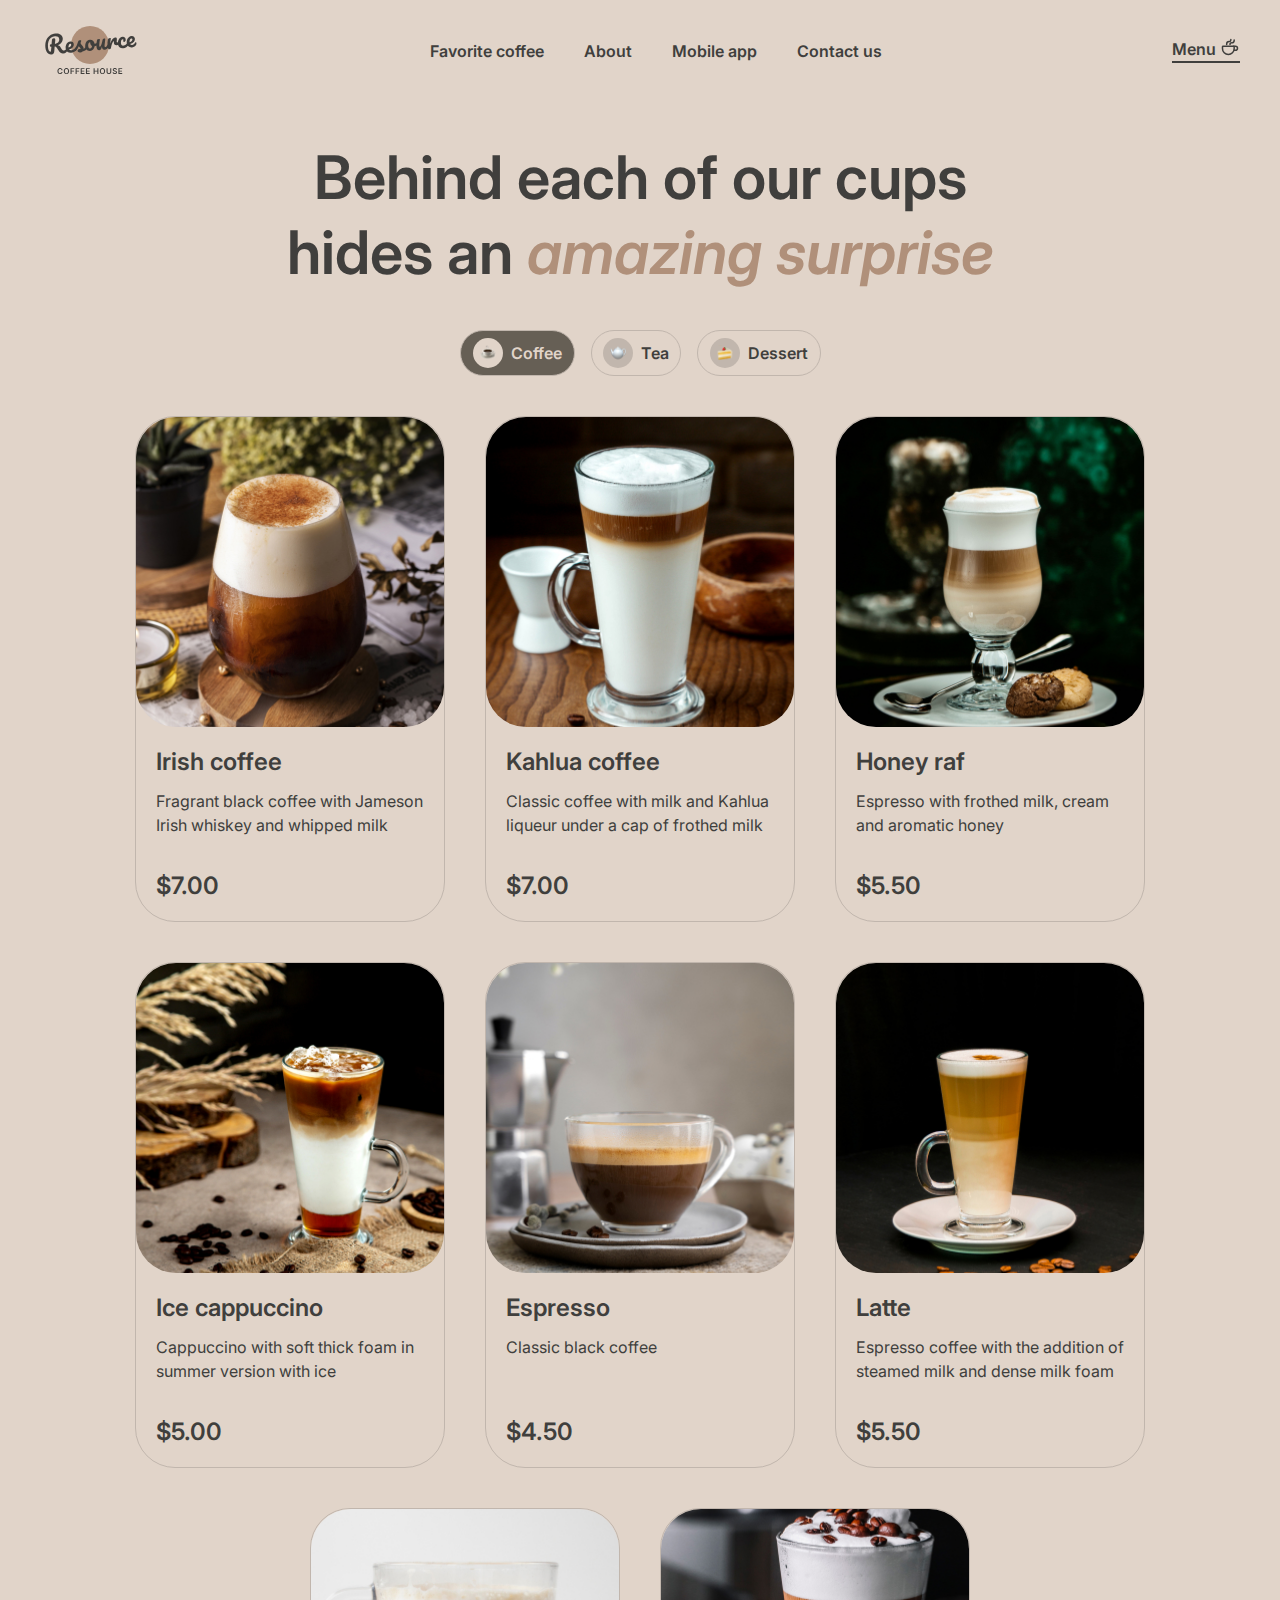
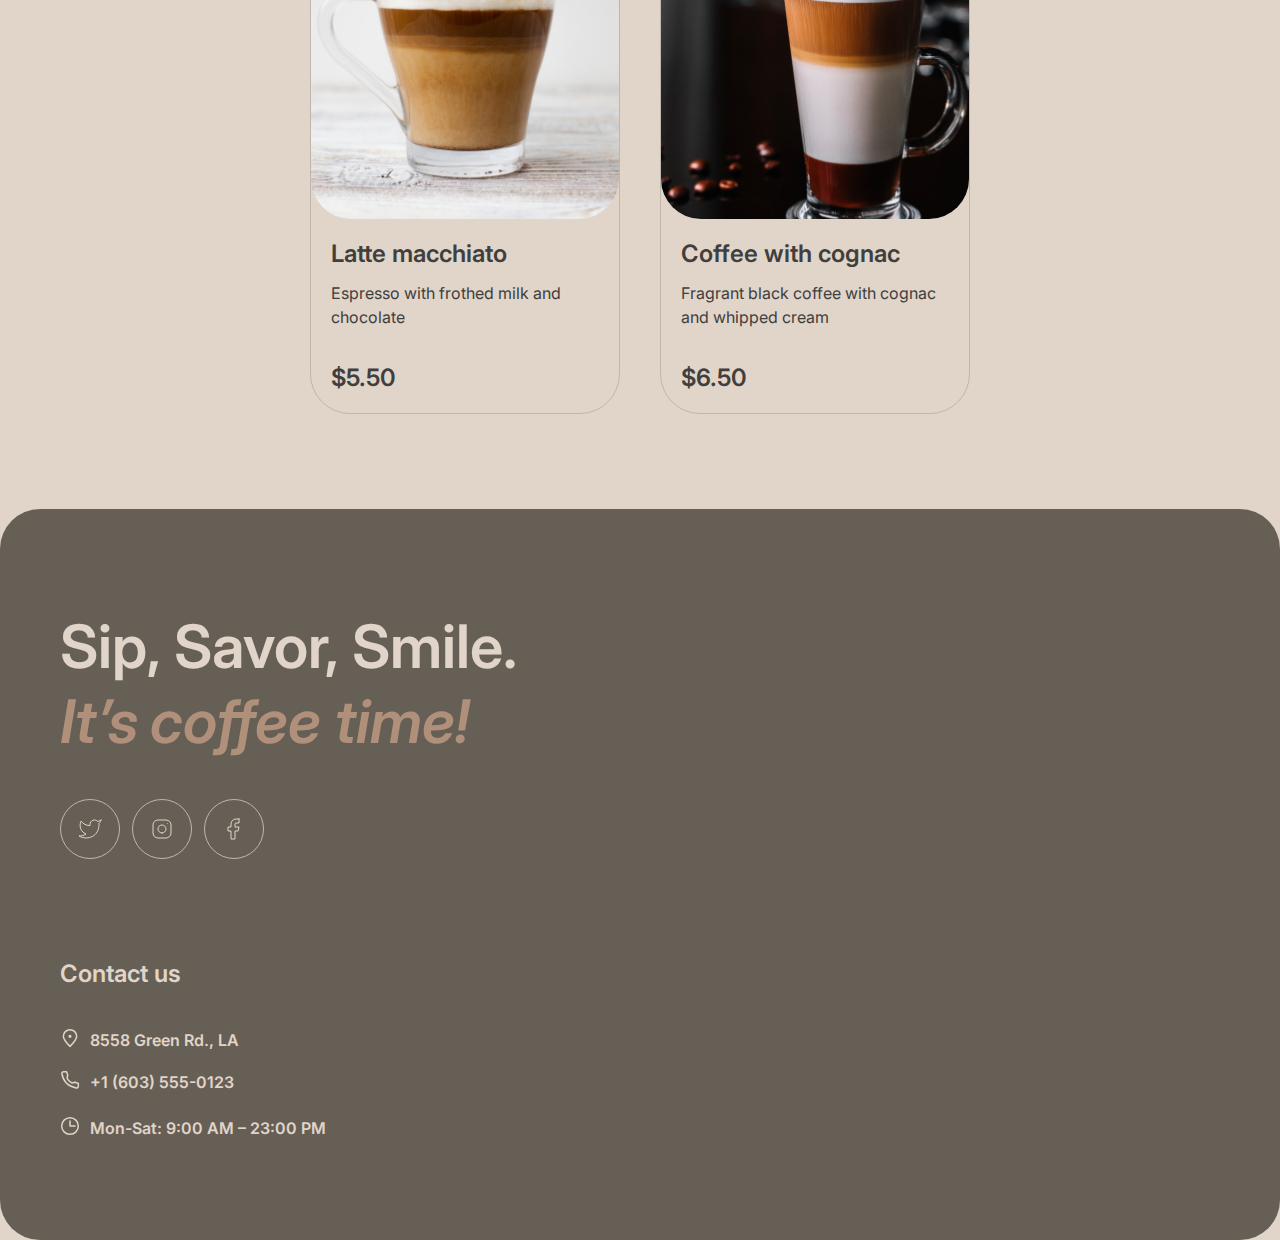
<file: pages/menu/index.html>
<!DOCTYPE html>
<html lang="en">
<head>
  <meta charset="UTF-8">
  <meta name="viewport" content="width=device-width, initial-scale=1.0">
  <link rel="stylesheet" href="../menu/style.css">
  <link rel="preconnect" href="https://fonts.googleapis.com">
<link rel="preconnect" href="https://fonts.gstatic.com" crossorigin>
<link href="https://fonts.googleapis.com/css2?family=Inter:wght@400;600;700&display=swap" rel="stylesheet">
  <link rel="icon" href="../../assets/favicon.ico">
  <title>Coffe House</title>
</head>
<body class="body">
  <div class="wrapper">
    <div class="container">
      <header class="header">
        <div class="header__logo">
          <a class="header__logo__link" href="../main/index.html"><img src="../../assets/icons/logo.svg" alt="logo"></a>
        </div>
        <nav class="header__nav">
          <ul class="header__items">
            <li class="header__item">
              <a class="header__link" href="../main/index.html#favourites">Favorite coffee</a>
            </li>
            <li class="header__item">
              <a class="header__link" href="../main/index.html#about">About</a>
            </li>
            <li class="header__item">
              <a class="header__link" href="../main/index.html#app">Mobile app</a>
            </li>
            <li class="header__item">
              <a class="header__link" href="#footer">Contact us</a>
            </li>
          </ul>
        </nav>
        <div class="header__menu">
          <div class="header__menu__block">
            <p class="header__menu__link" >Menu <img class="header__menu__icon" src="../../assets/icons/coffee-cup.svg" alt="menu icon"></p>
          </div>
        </div>
        <div class="header__burger">
          <div class="burger__item">
            <span class="burder__strip-1"></span>
            <span class="burder__strip-2"></span>
          </div>
        </div>
        <nav class="header__burger__menu">
          <ul class="header__menu__list">
            <li class="header__menu__item">
              <a class="header__menu__link-burg" href="../main/index.html#favourites">Favorite coffee</a>
            </li>
            <li class="header__menu__item">
              <a class="header__menu__link-burg" href="../main/index.html#about">About</a>
            </li>
            <li class="header__menu__item">
              <a class="header__menu__link-burg" href="../main/index.html#app">Mobile app</a>
            </li>
            <li class="header__menu__item">
              <a class="header__menu__link-burg" href="#footer">Contact us</a>
            </li>
            <li class="header__menu__item">
              <p class="header__menu__link-burg" >Menu <img class="header__menu__icon header__menu__icon-burger" src="../../assets/icons/coffee-cup.svg" alt="menu icon"></p>
            </li>
          </ul>
        </nav>
        </div>
      </header>
      <main class="main">
      <section class="menu">
        <h1 class="menu__title">Behind each of our cups hides an <span class="menu__title__span">amazing surprise</span></h1>
        <ul class="yammie__buttons">
          <li class="yammie__btn yammie__btn-1 active"><div class="yammie__background__icon active"><img class="yammie__img" src="../../assets/icons/coffe.svg" alt="img"></div>Coffee</li>
          <li class="yammie__btn yammie__btn-2"><div class="yammie__background__icon"><img class="yammie__img" src="../../assets/icons/teapot.svg" alt="img"></div>Tea</li>
          <li class="yammie__btn yammie__btn-3"><div class="yammie__background__icon"><img class="yammie__img" src="../../assets/icons/dessert.svg" alt="img"></div>Dessert</li>
        </ul>
        <div class="menu__items">
          <div class="menu__item menu__item-1">
            <div class="menu__img__block"><img class="menu__img" src="../../assets/images/coffee-1.jpg" alt="drink"></div>
            <p class="menu__item__title">Irish coffee</p>
            <p class="menu__item__text">Fragrant black coffee with Jameson Irish whiskey and whipped milk</p>
            <p class="menu__item__price">$7.00</p>
          </div>
          <div class="menu__item menu__item-2">
            <div class="menu__img__block"><img class="menu__img" src="../../assets/images/coffee-2.jpg" alt="drink"></div>
            <p class="menu__item__title">Kahlua coffee</p>
            <p class="menu__item__text">Classic coffee with milk and Kahlua liqueur under a cap of frothed milk</p>
            <p class="menu__item__price">$7.00</p>
          </div>
          <div class="menu__item menu__item-3">
            <div class="menu__img__block"><img class="menu__img" src="../../assets/images/coffee-3.jpg" alt="drink"></div>
            <p class="menu__item__title">Honey raf</p>
            <p class="menu__item__text">Espresso with frothed milk, cream and aromatic honey</p>
            <p class="menu__item__price">$5.50</p>
          </div>
          <div class="menu__item menu__item-4">
            <div class="menu__img__block"><img class="menu__img" src="../../assets/images/coffee-4.jpg" alt="drink"></div>
            <p class="menu__item__title">Ice cappuccino</p>
            <p class="menu__item__text">Cappuccino with soft thick foam in summer version with ice</p>
            <p class="menu__item__price">$5.00</p>
          </div>
          <div class="menu__item menu__item-5">
            <div class="menu__img__block"><img class="menu__img" src="../../assets/images/coffee-5.jpg" alt="drink"></div>
            <p class="menu__item__title">Espresso</p>
            <p class="menu__item__text">Classic black coffee</p>
            <p class="menu__item__price">$4.50</p>
          </div>
          <div class="menu__item menu__item-6">
            <div class="menu__img__block"><img class="menu__img" src="../../assets/images/coffee-6.jpg" alt="drink"></div>
            <p class="menu__item__title">Latte</p>
            <p class="menu__item__text">Espresso coffee with the addition of steamed milk and dense milk foam</p>
            <p class="menu__item__price">$5.50</p>
          </div>
          <div class="menu__item menu__item-7">
            <div class="menu__img__block"><img class="menu__img" src="../../assets/images/coffee-7.jpg" alt="drink"></div>
            <p class="menu__item__title">Latte macchiato</p>
            <p class="menu__item__text">Espresso with frothed milk and chocolate</p>
            <p class="menu__item__price">$5.50</p>
          </div>
          <div class="menu__item menu__item-8">
            <div class="menu__img__block"><img class="menu__img" src="../../assets/images/coffee-8.jpg" alt="drink"></div>
            <p class="menu__item__title">Coffee with cognac</p>
            <p class="menu__item__text">Fragrant black coffee with cognac and whipped cream</p>
            <p class="menu__item__price">$6.50</p>
          </div>
        </div>
        <div class="menu__refrsh">
          <img src="../../assets/icons/refresh.svg" alt="icon">
        </div>
      </section>
      </main>
      <footer class="footer" id="footer">
        <div class="footer__item">
          <div class="footer__title"><p class="footer__p">Sip, Savor, Smile. <span class="footer__p-span">It’s</span><span class="footer__p-span2">coffee time!</span></p></div>
          <ul class="footer__social">
            <li class="footer__social__item">
              <a class="footer__social__link" target="_blank" href="https://twitter.com/?lang=en"><img class="footer__social__icon" src="../../assets/icons/twitter.svg" alt="soc"></a>
            </li>
            <li class="footer__social__item">
              <a class="footer__social__link" target="_blank" href="https://www.instagram.com/"><img class="footer__social__icon" src="../../assets/icons/instagram.svg" alt="soc"></a>
            </li>
            <li class="footer__social__item">
              <a class="footer__social__link" target="_blank" href="https://www.facebook.com/"><img class="footer__social__icon" src="../../assets/icons/facebook.svg" alt="soc"></a>
            </li>
          </ul>
        </div>
        <div class="footer__item">
          <p class="footer__contact__title">Contact us</p>
          <div class="footer__contact__links">
            <a class="footer__street" target="_blank" href="https://maps.app.goo.gl/n1eYhTPMMiHHfxCCA"><img class="footer__contact__icon" src="../../assets/icons/pin-alt.svg" alt="icon">8558 Green Rd.,  LA</a>
            <a class="footer__tel" href="tel:16035550123"><img class="footer__contact__icon" src="../../assets/icons/phone.svg" alt="icon">+1 (603) 555-0123</a>
            <p class="footer__clock"><img class="footer__contact__icon" src="../../assets/icons/clock.svg" alt="icon">Mon-Sat: 9:00 AM – 23:00 PM</p>
          </div>
        </div>
      </footer>
    </div>
  </div>
  <script src="../menu/script.js"></script>
</body>
</html>
</file>
<file: pages/menu/style.css>
* {
  padding: 0;
  margin: 0;
  border: 0;
}

*,
*:before,
*:after {
  box-sizing: border-box;
}

:focus,
:active {
  outline: none;
}

a:focus,
a:active {
  outline: none;
}

nav,
footer,
header,
aside {
  display: block;
}

html,
body {
  height: 100%;
  width: 100%;
  font-size: 100%;
  line-height: 1;
  font-size: 14px;
  -ms-text-size-adjust: 100%;
  -moz-text-size-adjust: 100%;
  -webkit-text-size-adjust: 100%;
}

input,
button,
textarea {
  font-family: inherit;
}

input::-ms-clear {
  display: none;
}

button {
  cursor: pointer;
}

button::-moz-focus-inner {
  padding: 0;
  border: 0;
}

a,
a:visited {
  text-decoration: none;
}

a:hover {
  text-decoration: none;
}

ul li {
  list-style: none;
}

img {
  vertical-align: top;
}

h1,
h2,
h3,
h4,
h5,
h6 {
  font-size: inherit;
  font-weight: inherit;
}

html {
  scroll-behavior: smooth;
}

.container {
  width: 100%;
  max-width: 1440px;
  margin: 0 auto;
  padding: 0 40px;
  padding-bottom: 40px;
  padding-top: 20px;
}

.wrapper {
  overflow: hidden;
  background-color: #E1D4C9;
}

.body.lock {
  overflow: hidden;
}

.header {
  display: flex;
  justify-content: space-between;
  align-items: center;
  margin-bottom: 20px;
}
.header__items {
  display: flex;
}
.header__item {
  margin-right: 20px;
  margin-left: 20px;
}
.header__link {
  font-family: "Inter", sans-serif;
  font-weight: 600;
  font-size: 16px;
  line-height: 24px;
  color: #403F3D;
}
.header__link::before {
  content: "";
  position: relative;
  display: block;
  width: 100%;
  height: 2px;
  top: 30px;
  left: 0;
  background-color: #403F3D;
  transform: scaleX(0);
  transition: all 0.5s ease-in-out;
}
.header__link:hover::before {
  transform: scaleX(1);
}

.header__menu__block {
  border-bottom: 2px solid #403F3D;
}

.header__menu__link {
  font-family: "Inter", sans-serif;
  font-weight: 600;
  font-size: 16px;
  line-height: 24px;
  color: #403F3D;
}

.header__burger {
  display: none;
}

.header__burger__menu {
  display: block;
  position: fixed;
  right: -100%;
  top: 90px;
  background-color: #E1D4C9;
  width: 100%;
  height: 100%;
  padding: 70px 40px 0px 40px;
  z-index: 101;
  transition: all 0.5s ease-in-out;
}

.header__burger__menu.open {
  right: 0;
}

.header__menu__list {
  display: flex;
  flex-direction: column;
  align-items: center;
}

.header__menu__item {
  margin-bottom: 60px;
}
.header__menu__item:nth-child(4) {
  margin-bottom: 101px;
}

.header__menu__link-burg {
  font-family: "Inter", sans-serif;
  font-weight: 600;
  font-size: 32px;
  line-height: 40px;
  text-align: center;
  color: #403F3D;
}

.header__menu__icon-burger {
  width: 40px;
  height: 40px;
  margin-left: 12px;
}

.menu__title {
  font-family: "Inter", sans-serif;
  font-weight: 600;
  font-size: 60px;
  line-height: 75px;
  text-align: center;
  width: 800px;
  color: #403F3D;
  margin: 0 auto;
  margin-bottom: 40px;
}

.menu__title__span {
  font-family: "Inter", sans-serif;
  font-weight: 600;
  font-size: 60px;
  font-style: italic;
  line-height: 75px;
  text-align: center;
  color: #B0907A;
}

.yammie__buttons {
  display: flex;
  justify-content: center;
  margin-bottom: 40px;
}
.yammie__btn {
  display: flex;
  align-items: center;
  justify-content: center;
  height: 46px;
  font-family: "Inter", sans-serif;
  width: 115px;
  height: 46px;
  border-radius: 100px;
  border: 1px solid #C1B6AD;
  font-weight: 600;
  font-size: 16px;
  line-height: 24px;
  color: #403F3D;
  margin-right: 8px;
  margin-left: 8px;
  transition: all 0.5s ease-in-out;
  cursor: pointer;
}
.yammie__img {
  font-family: "Inter", sans-serif;
  font-weight: 600;
  font-size: 16px;
  line-height: 24px;
  width: 16px;
  height: 24px;
}

.yammie__btn-1 {
  width: 115px;
}

.yammie__btn-2 {
  width: 90px;
  transition: all 0.3s ease-in-out;
}
.yammie__btn-2:hover {
  background-color: #665F55;
  color: #E1D4C9;
}

.yammie__btn-3 {
  width: 124px;
  transition: all 0.5s ease-in-out;
}
.yammie__btn-3:hover {
  background-color: #665F55;
  color: #E1D4C9;
}

.yammie__btn.active {
  background-color: #665F55;
  color: #E1D4C9;
  cursor: auto;
}

.yammie__background__icon {
  display: flex;
  justify-content: center;
  align-items: center;
  width: 30px;
  height: 30px;
  background-color: #C1B6AD;
  border-radius: 100px;
  margin-right: 8px;
  transition: all 0.5s ease-in-out;
}

.yammie__btn:hover .yammie__background__icon {
  background-color: #E1D4C9;
  transition: all 0.5s ease-in-out;
}

.yammie__background__icon.active {
  background-color: #E1D4C9;
}

.menu {
  margin-bottom: 95px;
}
.menu__items {
  display: flex;
  justify-content: center;
  flex-wrap: wrap;
  gap: 40px;
}
.menu__item {
  display: flex;
  flex-direction: column;
  width: 310px;
  height: 506px;
  border-radius: 40px;
  border: 1px solid #C1B6AD;
  cursor: pointer;
}
.menu__img {
  width: 310px;
  height: 310px;
  border-radius: 40px;
  transform: scale(1.1);
  transition: all 0.5s ease-in-out;
}

.menu__item__title {
  font-family: "Inter", sans-serif;
  font-weight: 600;
  font-size: 24px;
  line-height: 30px;
  color: #403F3D;
  padding-top: 20px;
  padding-left: 20px;
  padding-right: 20px;
  margin-bottom: 12px;
}

.menu__item__text {
  font-family: "Inter", sans-serif;
  font-weight: 400;
  font-size: 16px;
  line-height: 24px;
  color: #403F3D;
  padding-left: 20px;
  padding-right: 20px;
  margin-bottom: 12px;
}

.menu__item__price {
  font-family: "Inter", sans-serif;
  font-weight: 600;
  font-size: 24px;
  line-height: 30px;
  color: #403F3D;
  padding-bottom: 20px;
  padding-left: 20px;
  padding-right: 20px;
  margin-top: auto;
}

.menu__item:hover .menu__img {
  transform: scale(1);
  transition: all 0.5s ease-in-out;
}

.menu__img__block {
  border-radius: 40px;
  overflow: hidden;
}

.footer {
  display: flex;
  justify-content: space-between;
  background-color: #665F55;
  border-radius: 40px;
  padding: 100px;
}
.footer__item {
  width: 530px;
}
.footer__title {
  font-family: "Inter", sans-serif;
  font-weight: 600;
  font-size: 60px;
  line-height: 75px;
  color: #B0907A;
  font-style: italic;
  margin-bottom: 40px;
}
.footer__p {
  font-family: "Inter", sans-serif;
  font-weight: 600;
  font-size: 60px;
  line-height: 75px;
  color: #E1D4C9;
  font-style: normal;
}
.footer__social {
  display: flex;
}
.footer__street {
  font-family: "Inter", sans-serif;
  font-weight: 600;
  font-size: 16px;
  line-height: 24px;
  color: #E1D4C9;
  margin-bottom: 16px;
}
.footer__street::before {
  content: "";
  position: relative;
  display: block;
  width: 35%;
  height: 2px;
  top: 30px;
  left: 0;
  background-color: #E1D4C9;
  transform: scaleX(0);
  transition: all 0.5s ease-in-out;
}
.footer__tel {
  font-family: "Inter", sans-serif;
  font-weight: 600;
  font-size: 16px;
  line-height: 24px;
  color: #E1D4C9;
  margin-bottom: 22px;
}
.footer__tel::before {
  content: "";
  position: relative;
  display: block;
  width: 35%;
  height: 2px;
  top: 30px;
  left: 0;
  background-color: #E1D4C9;
  transform: scaleX(0);
  transition: all 0.5s ease-in-out;
}
.footer__clock {
  font-family: "Inter", sans-serif;
  font-weight: 600;
  font-size: 16px;
  line-height: 24px;
  color: #E1D4C9;
}

.footer__street:hover::before {
  transform: scaleX(1);
}

.footer__tel:hover::before {
  transform: scaleX(1);
}

.footer__social__item {
  margin-right: 12px;
  transition: all 0.5s ease-in-out;
}
.footer__social__item:hover {
  background-color: #E1D4C9;
  border-radius: 100px;
}
.footer__social__item:hover .footer__social__icon {
  filter: invert(40%) sepia(16%) saturate(334%) hue-rotate(356deg) brightness(87%) contrast(87%);
}

.footer__social__icon {
  width: 24px;
  height: 24px;
}

.footer__social__link {
  display: flex;
  justify-content: center;
  align-items: center;
  width: 60px;
  height: 60px;
  border: 1px solid #C1B6AD;
  border-radius: 50%;
}

.footer__contact__title {
  font-family: "Inter", sans-serif;
  font-weight: 600;
  font-size: 24px;
  line-height: 30px;
  margin-bottom: 40px;
  padding-top: 34px;
  color: #E1D4C9;
}

.footer__contact__links {
  display: flex;
  flex-direction: column;
}

.footer__contact__icon {
  margin-right: 10px;
}

.footer__p-span2 {
  font-style: italic;
  color: #B0907A;
}

.footer__p-span {
  font-style: italic;
  color: #B0907A;
  margin-right: 12px;
  display: inline-block;
}

.menu__refrsh {
  display: none;
}

@media (max-width: 768px) {
  .header__nav {
    display: none;
  }
  .header__menu {
    display: none;
  }
  .header__burger {
    display: block;
  }
  .burger__item {
    display: flex;
    justify-content: center;
    flex-direction: column;
    align-items: center;
    width: 44px;
    height: 44px;
    border: 1px solid #665F55;
    border-radius: 50%;
  }
  .burder__strip-1 {
    background-color: #665F55;
    width: 16px;
    height: 1px;
    margin-bottom: 4px;
    transition: all 0.3s ease-in-out;
  }
  .burder__strip-2 {
    background-color: #665F55;
    width: 16px;
    height: 1px;
    margin-top: 4px;
    transition: all 0.3s ease-in-out;
  }
  .rotate__strip-1 {
    transform: rotate(39deg);
    transform-origin: 2%;
    transition: all 0.3s ease-in-out;
  }
  .rotate__strip-2 {
    transform: rotate(-39deg);
    transform-origin: 5%;
    transition: all 0.3s ease-in-out;
  }
  .header__link:hover::before {
    transform: none;
  }
}
@media (max-width: 900px) {
  .menu {
    margin-bottom: 100px;
  }
  .menu__items {
    justify-content: center;
  }
  .menu__title {
    width: 688px;
  }
  .menu__item-5 {
    display: none;
  }
  .menu__item-6 {
    display: none;
  }
  .menu__item-7 {
    display: none;
  }
  .menu__item-8 {
    display: none;
  }
  .menu__refrsh {
    display: flex;
    justify-content: center;
    margin-top: 40px;
  }
}
@media (max-width: 1400px) {
  .footer {
    flex-direction: column;
    padding-left: 60px;
    padding-right: 60px;
  }
  .footer__contact__title {
    padding-top: 100px;
    margin-bottom: 37px;
  }
}
@media (max-width: 760px) {
  .container {
    padding: 0 16px;
    padding-bottom: 40px;
    padding-top: 20px;
  }
}
@media (max-width: 760px) {
  .menu__title {
    font-size: 32px;
    line-height: 40px;
    width: 348px;
  }
  .menu__title__span {
    font-size: 32px;
    line-height: 40px;
  }
}
@media (max-width: 760px) {
  .footer {
    padding-left: 16px;
    padding-right: 16px;
    padding-top: 60px;
    padding-bottom: 60px;
  }
  .footer__item {
    width: 330px;
  }
  .footer__title {
    font-size: 32px;
    line-height: 40px;
  }
  .footer__p {
    font-size: 32px;
    line-height: 40px;
  }
  .footer__contact__title {
    padding-top: 40px;
    margin-bottom: 38px;
  }
  .footer__p-span {
    color: #B0907A;
    font-style: italic;
  }
}/*# sourceMappingURL=style.css.map */
</file>
